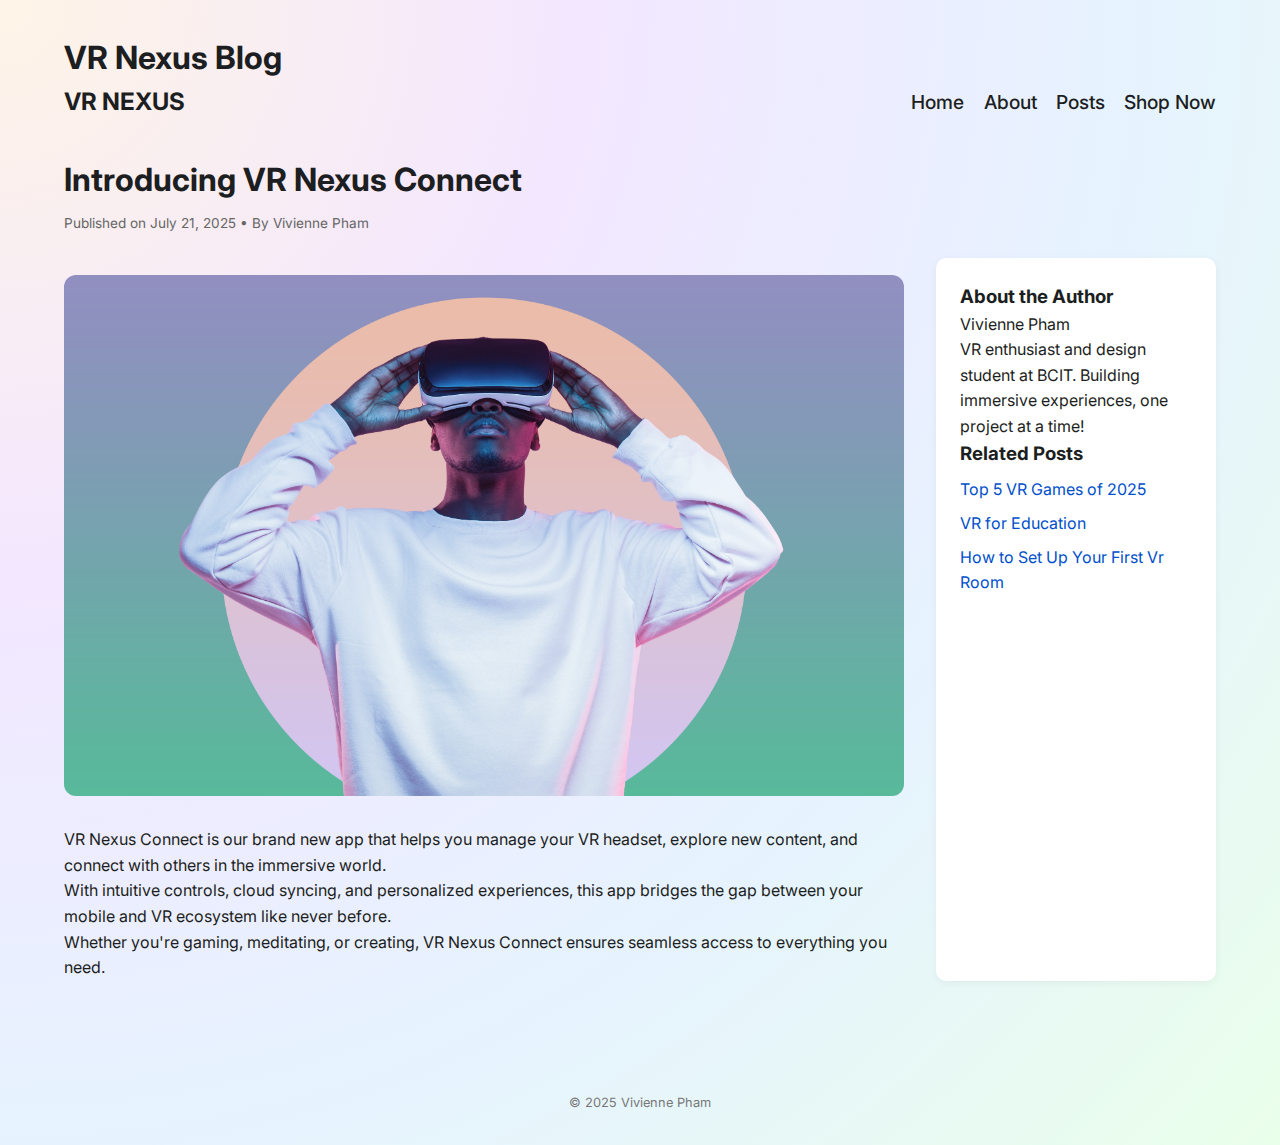
<file: blog-post.html>
<!DOCTYPE html>
<html lang="en">
<head>
    <meta charset="UTF-8">
    <meta name="viewport" content="width=device-width, initial-scale=1.0">
    <title>Blog - VR Nexus</title>
    <link rel="stylesheet" href="style.css">
    <link href="https://fonts.googleapis.com/css2?family=Inter:wght@400;600;700&display=swap" rel="stylesheet">
</head>
<body>
    <div class="blog-layout">
        <!-- Header -->
        <header class="blog-header">
            <h1>VR Nexus Blog</h1>
            <div class="nav-flex">
                <div class="logo">VR NEXUS</div>
                <nav>
                    <a href="index.html">Home</a>
                    <a href="#">About</a>
                    <a href="#posts">Posts</a>
                    <a href="#" class="btn">Shop Now</a>
                </nav>
            </div>
        </header>

        <!-- Main Content -->
         <main class="blog-main">
            <article>
                <h2>Introducing VR Nexus Connect</h2>
                <p class="meta">Published on July 21, 2025 • By Vivienne Pham</p>
                <img src="/images/manwearingheadset.jpeg" alt="A man wearing headset">
                <p>VR Nexus Connect is our brand new app that helps you manage your VR headset, explore new content, and connect with others in the immersive world.</p>
                <p>With intuitive controls, cloud syncing, and personalized experiences, this app bridges the gap between your mobile and VR ecosystem like never before.</p>
                <p>Whether you're gaming, meditating, or creating, VR Nexus Connect ensures seamless access to everything you need.</p>
            </article>
         </main>

         <!-- Sidebar -->
          <aside class="blog-sidebar">
            <h3>About the Author</h3>
            <p>Vivienne Pham<br> VR enthusiast and design student at BCIT. Building immersive experiences, one project at a time!</p>

            <h3>Related Posts</h3>
            <ul>
                <li><a href="#">Top 5 VR Games of 2025</a></li>
                <li><a href="#">VR for Education</a></li>
                <li><a href="#">How to Set Up Your First Vr Room</a></li>
            </ul>
          </aside>

          <!-- Footer -->
           <footer class="blog-footer">
            <p class="copyright">&copy; 2025 Vivienne Pham</p>
           </footer>
           
    </div>
    
</body>
</html>
</file>
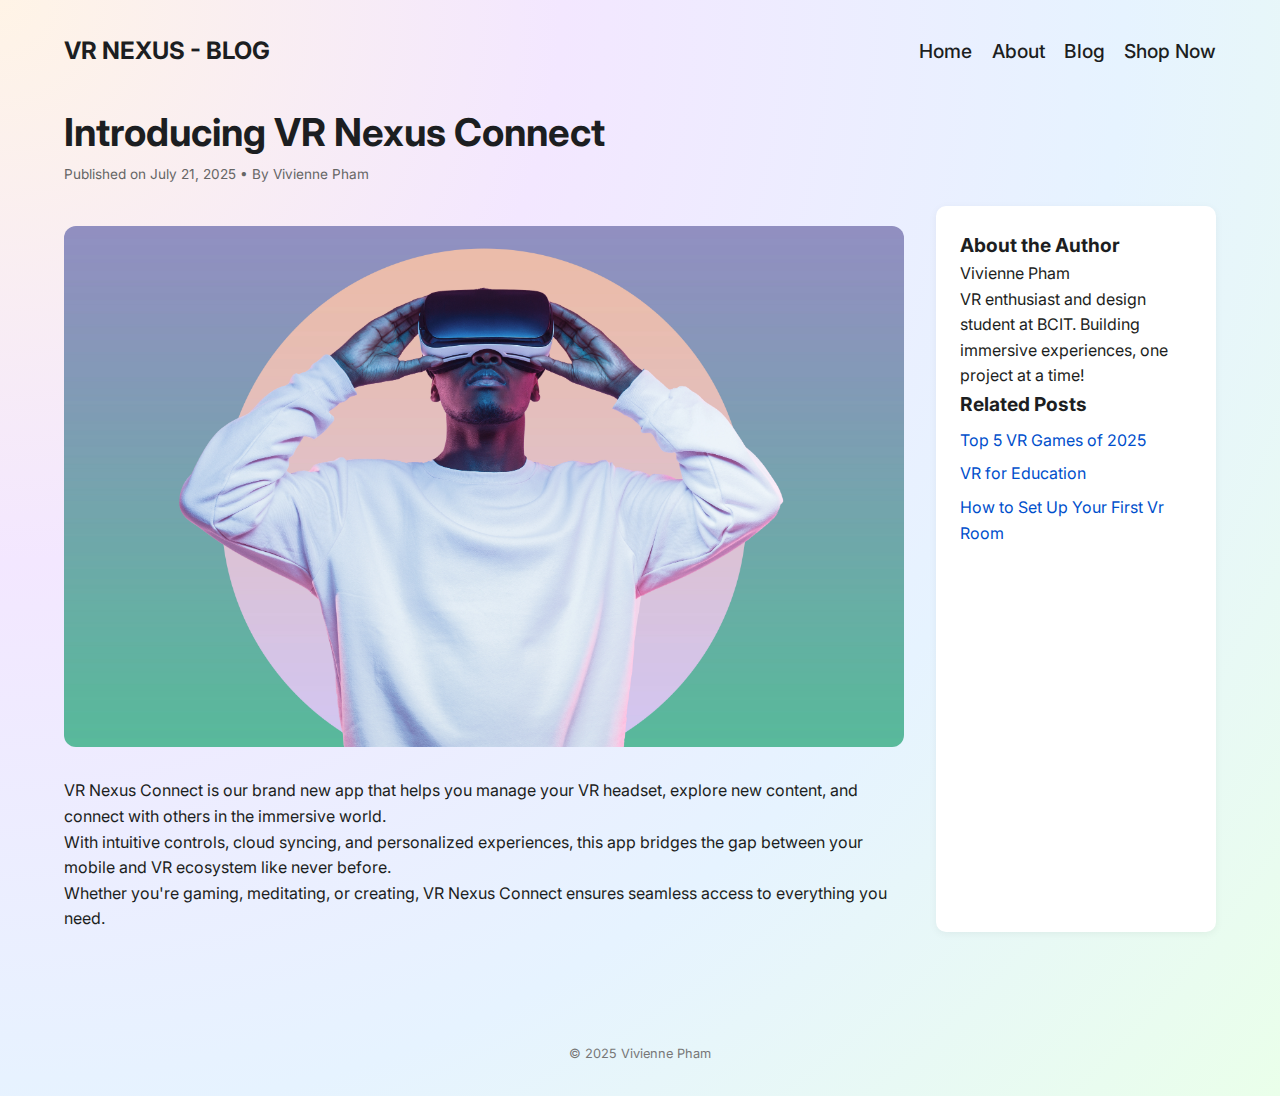
<file: blog.html>
<!DOCTYPE html>
<html lang="en">
<head>
    <meta charset="UTF-8">
    <meta name="viewport" content="width=device-width, initial-scale=1.0">
    <title>Blog - VR Nexus</title>
    <link rel="stylesheet" href="style.css">
    <link href="https://fonts.googleapis.com/css2?family=Inter:wght@400;600;700&display=swap" rel="stylesheet">
</head>
<body>
    <div class="blog-layout">
        <!-- Header -->
        <header class="blog-header">
            <div class="nav-flex">
                <div class="logo">VR NEXUS - BLOG</div>
                <nav>
                    <a href="index.html">Home</a>
                    <a href="#">About</a>
                    <a href="#posts">Blog</a>
                    <a href="#" class="btn">Shop Now</a>
                </nav>
            </div>
        </header>

        <!-- Main Content -->
         <main class="blog-main">
            <article>
                <h1>Introducing VR Nexus Connect</h1>
                <p class="meta">Published on July 21, 2025 • By Vivienne Pham</p>
                <img src="/images/manwearingheadset.jpeg" alt="A man wearing headset">
                <p>VR Nexus Connect is our brand new app that helps you manage your VR headset, explore new content, and connect with others in the immersive world.</p>
                <p>With intuitive controls, cloud syncing, and personalized experiences, this app bridges the gap between your mobile and VR ecosystem like never before.</p>
                <p>Whether you're gaming, meditating, or creating, VR Nexus Connect ensures seamless access to everything you need.</p>
            </article>
         </main>

         <!-- Sidebar -->
          <aside class="blog-sidebar">
            <h2>About the Author</h2>
            <p>Vivienne Pham<br> VR enthusiast and design student at BCIT. Building immersive experiences, one project at a time!</p>

            <h2>Related Posts</h2>
            <ul>
                <li><a href="#">Top 5 VR Games of 2025</a></li>
                <li><a href="#">VR for Education</a></li>
                <li><a href="#">How to Set Up Your First Vr Room</a></li>
            </ul>
          </aside>

          <!-- Footer -->
           <footer class="blog-footer">
            <p class="copyright">&copy; 2025 Vivienne Pham</p>
           </footer>
           
    </div>
    
</body>
</html>
</file>
<file: style.css>
/* ===== Base Reset & Font Setup ===== */
* {
    margin: 0;
    padding: 0;
    box-sizing: border-box;
    scroll-behavior: smooth; /* smooth scrolling */
}

body {
    font-family: 'Inter', sans-serif; /* Changing the font */
    background: #fff;
    color: #1c1e21;
    line-height: 1.6rem; /* Make sure the text always in the best height line */
    overflow-x: hidden; /* Help the content not changing too much when changing the width */
}


a {
    color: inherit;
    text-decoration: none;
}

/* ==== Header & Navigation ==== */
/* Header */
/* Sticky header with transparent background */
.site-header {
    position: fixed;
    top: 0;
    width: 100%;
    z-index: 999;
    padding: 1rem 2rem;
    background: transparent;
    color: white;
    transition: all 0.4s ease;
}

.site-header a,
.site-header .logo {
  transition: color 0.4s ease;
}

.logo {
    font-size: 1.5rem;
    font-weight: bold;
}


/* Navigation */
/* Flexbox for logo + nav links */
.nav-flex {
    display: flex;
    justify-content: space-between;
    align-items: center;
    flex-wrap: wrap;
    max-width: 1200px;
    margin: 0 auto;
}

nav {
    display: flex;
    gap: 1.2rem;
    font-size: 1.2rem;
    align-items: center;
}

nav a {
    font-weight: 500;
    transition: color 0.3s ease;
}

nav a:hover {
    color: #7b00ff;
}


/* ==== Hero Section ==== */
/* Fullscreen background hero section with VR image */
.hero {
    position: relative;
    height: 100vh;
    width:100%;
    overflow: hidden;
    display: flex;
    align-items: flex-end;
    justify-content: flex-start;
    padding: 0;
    margin: 0;
    z-index: 1;
    color:#fff;
    background: url('../images/Vrheadset.jpeg')center/cover no-repeat;
    background-position: top center;
}

.hero-flex {
    display: flex;
    align-items: flex-end;
    justify-content: center;
    text-align: center;
    width: 100%;
    height: 100%;
    position: relative;
    bottom: 4rem;
}

  /* Centered headline and subtext */
.hero-text {
    padding: 2rem;
    z-index: 2;
    position: relative;
    text-align: center;
}

.hero-text h1 {
    opacity: 0.9;
    font-size: 2rem; 
    margin-bottom: 1rem;
    line-height: 1.2;
}

.hero-text p {
    font-size: 1rem;
    line-height: 0.5;
    margin-top: 2rem;
}

/* Button Group */
/* Button group inside hero */
.hero-button {
    margin-top: 4rem;
    margin-bottom: 2rem;
}

.hero-button a {
    font-size: 1rem;
}

.btn.primary-btn:hover {
    background-color: #004fcc;
}

.btn.secondary-btn:hover {
    background-color:rgba(255, 255, 255, 0.608);
}

.btn.primary-btn, .btn.secondary-btn {
    background-color: rgba(255, 255, 255, 0.2);
    color: #fff;
    padding: 0.6rem 1.2rem;
    border-radius: 100px;
    font-weight: 500;
    border: 1px solid rgba(255, 255, 255, 0.3);
    transition: background 0.3s ease;
    top: 4rem;
}

/* ==== About Section ==== */

/* About */
/* Centered content with light background */
.about {
    background-color: #f6f7f8;
    padding: 3rem 2rem;
    text-align: center;
}

.about h2 {
    font-size: 2.4rem;
    color: #1c1e21;
    margin-bottom: 2rem;
    font-weight: 700;
}

.about p {
    font-size: 1.1rem;
    max-width: 700px;
    margin: 0 auto 3rem;
    color: #4a4a4a;
    line-height: 1.6;
}

.about-flex {
    display: flex;
    flex-direction: column;
    align-items: center;
    margin-bottom: 2rem;
}

/* Stats layout */
/* Stat cards under About section */
.stats {
    display: flex;
    justify-content: center;
    gap: 3rem;
    flex-wrap: wrap;
    font-weight: 600;
    font-size: 1.1rem;
    color: #1c1e21;
}

.stats div {
    background: #fff;
    color:#004fcc;
    padding: 2rem 3rem;
    border-radius: 16px;
    box-shadow: 0 2px 10px rgba(0,0,0,0.05);
    min-width: 150px;
}

.stats span {
    display: block;
    font-weight: 400;
    font-size: 0.9rem;
    color: #606770;
    margin-top: 0.3rem;
}

/* ==== Service Section ==== */
/* Grid layout for services */
.services {
    background-color: #ffffff;
    padding: 1rem 2rem;
    text-align: center;
    margin-top: 4rem;
    margin-bottom: 4rem;
}

.services h2 {
    font-size: 2.4rem;
    margin-bottom: 3rem;
    color: #1c1e21;
}

.service-grid {
    display: grid;
    grid-template-columns: repeat(4,1fr);
    gap: 2rem;
    max-width: 1000px;
    margin: 0 auto;
    animation: fadeInUp 1s ease-in-out;
}

@keyframes fadeInUp {
    0% {
        opacity: 0;
        transform: translateY(20px);
    }
    100% {
        opacity: 1;
        transform: translateY(0);
    }
}
/* Service Cards */
/* Individual service card with hover effects */
.card {
    background-color:#f6f7f8;
    padding: 2rem;
    border-radius: 20px;
    box-shadow: 0 2px 12px rgba (0,0,0,0.06);
    transition: transform 0.3s ease, box-shadow 0.3s ease;
    display: flex;
    flex-direction: column;
    align-items: center;
    text-align: center;
}

.card:hover {
    transform: translateY(-6px);
    box-shadow: 0 6px 18px rgba(0,0,0,0.1);
}

.card img {
    width: 60px;
    margin-bottom: 1.5rem;
    display: block;
    margin-left: auto;
    margin-right: auto;
}

.card h3 {
    font-size: 1.2rem;
    font-weight: 600;
    color: #1d1f21;
    margin-bottom: 0.8rem;
}

.card p {
    font-size: 1rem;
    color: #4a4a4a;
    line-height: 1.5;
}

/* === Blog Link Section ==== */

/* Blog Article Link */
/* Gradient background and link to blog post */
.blog-link {
    background: linear-gradient(to right, #ffffff, #f6f7f8);
    padding: 4rem 4rem;
    text-align: center;
    border-radius: 12px;
    margin-bottom: 0;
}

.blog-link h2 {
    font-size: 2.4rem;
    color: #1c1e21;
}

.blog-link p {
    font-size: 1.1rem;
    color: #4a4a4a;
    margin-top: 1rem;
}

.blog-link .btn {
    padding: 0.6rem 1.6rem;
    background-color: #004fcc;
    color:#fff;
    font-weight: 600;
    font-size: 0.8rem;
    border-radius: 100px;
    transition: background-color 0.3s ease;
}

.btn-wrapper {
    margin-top: 1.5rem;
    display: flex;
    justify-content: center;
}

.blog-link .btn:hover {
    background-color: #02317b;
}


/* ==== Blog Section ====*/
/* Container for blog cards */
.blog-section {
    background-color: #f6f7f8; /* Light gray */
    padding: 4rem 2rem;
    color: #1c1e21;
}

.blog-section h2 {
    font-size: 2.2rem;
    font-weight: 700;
    text-align: center;
    margin-bottom: 3rem;
    color: #1d1f21;
}

.post-tags {
    margin-bottom: 0.5rem;
}

.tag {
    display: inline-block;
    background-color: #e5e5f7;
    color: #555;
    font-size: 0,7rem;
    padding: 0.3rem 0.6rem;
    margin-right: 0.4rem;
    text-transform: uppercase;
}

.post-meta {
    font-size: 0.75rem;
    color: #888;
    margin-bottom: 0.7rem;
}
/* Blog Card */
.blog-card {
    background-color: white;
    border-radius: 10px;
    overflow: hidden;
    box-shadow: 0 2px 10px rgba(0,0,0,0.08);
    transition: transform 0.3s ease;
}

.blog-card:hover {
    transform: translateY(-4px);
}

.blog-card-content {
    padding: 2rem;
}

/* Blog Image */
.blog-card img {
    width: 100%;
    object-fit: cover;
    object-position: center;
    height: auto;
    display: block;
    border-bottom: 1px solid #eee;
}

/* Text Below Image */
.blog-card h3 {
    margin: 0 0 0.5rem;
    font-size: 1.2rem;
    font-weight: 600;
}

/* Grid Layout */
/* Responsive grid for blog post previews */
.blog-grid {
    display: grid;
    grid-template-columns: repeat(auto-fit, minmax(280px, 1fr));
    box-shadow: 0 2px 12px rgba (0,0,0,0.06);
    gap: 2rem;
    max-width: 1200px;
    margin: 0 auto;
    animation: fadeInUp 1s ease-in-out;
}

.read-more {
    font-weight: bold;
    color: #004fcc;
    border-bottom: 2px solid transparent;
    transition: all 0.3s ease;
}

.read-more:hover {
    text-decoration:underline ;
}
/* ==== Article Content ==== */
article img {
    width: 100%;
    margin: 1.5rem 0;
    border-radius: 12px;
}

article h2 {
    font-size: 2rem;
    margin-bottom: 0.5rem;
}

.meta {
    font-size: 0.85rem;
    color: #666;
    margin-bottom: 1rem;
}

/* ==== FAQs Section ==== */
.faqs {
    background: radial-gradient(circle at top left,#fff4e6, #f3e7ff, #e6f3ff, #eaffea);
    color:#1c1e21;
    text-align: center;
    padding: 5rem 2rem;
}

.faq-search {
    margin-bottom: 3rem;
}

.faq-search h2 {
    font-size: 2.4rem;
    font-weight: 600;
    text-align: center;
    margin-bottom: 0.5rem;
}

.faq-search p {
    font-size: 1.1rem;
    color: #555;
    margin-bottom: 1.5rem;
}

.faq-search input {
    padding: 1rem 1.5rem;
    width: 60%;
    max-width: 600px;
    border-radius: 10px;
    border: 1px solid #f0fafd;
    font-size: 1rem;
    background: #fff;
}

.faq-search button {
    padding: 1rem 2rem;
    background-color: #f0fafd;
    color: #606770;
    border-radius: 100px;
    border: none;
    cursor: pointer;
    transition: background 0.3s ease;
}

.faq-search button:hover {
    background-color: #dee2eb;
}

.faqs h3:hover {
    text-decoration: underline;
}

.fags h3 {
    font-size: 2rem;
    margin-bottom: 2rem;
    color:#1c1e21;
}

.faq-grid {
    display: grid;
    grid-template-columns: 1fr;
    gap: 2rem;
    max-width: 800px;
    margin: 0 auto;
}

.fag-item {
    padding: 2rem;
    border-radius: 16px;
    text-align: left;
}
.faq-item h3 {
  font-size: 1.2rem;
  font-weight: 600;
  margin-bottom: 0.5rem;
  color: #1c1e21;
}

.faq-item p {
  font-size: 1rem;
  color: #555;
  line-height: 1.6;
}


/* ==== Footer Styling ==== */
.site-footer {
  background-color: #f9f9f9;
  padding: 3rem 2rem;
  font-size: 0.9rem;
  color: #333;
  border-top: 1px solid #e0e0e0;
}

.footer-container {
  display: flex;
  justify-content: space-between;
  flex-wrap: wrap;
  max-width: 1200px;
  margin: 0 auto;
  gap: 2rem;
}

.footer-info h3 {
  font-size: 1.1rem;
  margin-bottom: 0.8rem;
  font-weight: 600;
}

.footer-info p {
  margin: 0.4rem 0;
  color: #666;
}

.footer-link {
  display: flex;
  flex-direction: column;
  justify-content: flex-start;
  gap: 0.4rem;
}

.footer-link a {
  color: #333;
  transition: color 0.3s ease;
}

.footer-link a:hover {
  color: #004fcc;
  text-decoration: underline;
}

.copyright {
  text-align: center;
  font-size: 0.8rem;
  margin-top: 2rem;
  color: #777;
  padding-top: 1rem;
}

/* ===== Blog - VR Nexus ===== */
/* Blog Grid Layout */
 /* Grid layout with header, main, sidebar, footer */
.blog-layout {
    line-height: 1.6;
    display: grid;
    grid-template-areas: 
    "header header"
    "main sidebar"
    "footer footer";
    grid-template-columns: 3fr 1fr;
    gap: 2rem;
    margin: 0 auto;
    padding: 2rem 4rem;
    background: radial-gradient(circle at top left,#fff4e6, #f3e7ff, #e6f3ff, #eaffea);
    animation: fadeInUp 0.8s ease forwards;
}

@keyframes fadeInMain {
  from { opacity: 0; transform: translateY(20px); }
  to { opacity: 1; transform: translateY(0); }
}

.blog-header {
    grid-area: header;
}

.blog-footer {
    grid-area: footer;
    text-align: center;
    font-size: 0.9rem;
    margin-top: 2rem;
    color: #666;
}

.blog-main h1 {
    font-size: 2.4rem;
}


/* Blog - Sidebar */
/* Sidebar with author info or links */
.blog-sidebar {
    grid-area: sidebar;
    background: #fff;
    padding: 1.5rem;
    border-radius: 10px;
    box-shadow: 0 2px 8px rgba(0,0,0,0.05);
    margin-top: 6.5rem;
}
.blog-sidebar h2 {
    font-size: 1.2rem;
    margin-top: 0;
}

.blog-sidebar ul {
    list-style: none;
}

.blog-sidebar ul li {
    margin: 0.5rem 0;
}

.blog-sidebar a {
    color: #004fcc;
}

.blog-sidebar a:hover {
    text-decoration: underline;
}

/* ====== Responsive Adjustments (Mobile) ====== */
@media screen and (max-width:600px) {

    /* === Header === */
    .site-header {
        padding: 1rem;
        text-align: center;
    }
    .logo {
        font-size: 0.8rem;

    }

    /* == Navigation == */
    .nav-flex {
        flex-direction: column;
        align-items: center;
        gap:1.2rem;
        bottom: 0;
    }

    nav {
        font-size: 0.8rem;
        gap: 1rem;
        align-items: center;
    }

    /* === Hero Section === */
    .hero {
        height: auto;
        padding: 4rem 1rem;
        background-position: center center;
        text-align: center;
    }

    .hero-flex {
        flex-direction: column;
        justify-content: center;
        align-items: center;
        height: auto;
        bottom: 0;
    }

    .hero-text {
        padding: 1.5rem 1rem;
        margin-bottom: 0;
    }

    .hero-text h1 {
        font-size: 1.5rem;
        line-height: 1.5;
    }

    .hero-text p {
        font-size: 0.9rem;
        line-height: 1.4;
        margin-top: 1.5rem;
    }
    
    .hero-button {
        flex-direction: column;
        gap: 1rem;
        margin-top: 3rem;
        margin-bottom: 0;
        align-items: center;
        justify-content: center;
        display: flex;
    }

    .hero-button a {
        font-size: 0.8rem;
        padding: 0.8rem 1.2rem;
        width: 90%;
    }

    /* === About Section === */
    .about {
        padding: 2rem;
    }

    .about h2 {
        font-size: 1.5rem;
    }

    .about p {
        font-size: 0.9rem;
        margin-top: 0 auto 1rem;
        line-height: 1.3;
    }

    .about-flex {
        grid-template-columns: 1fr;
        margin-top: auto;
    }

    .stats div {
        padding: 3rem 2rem;
    }

    /* === Service Section === */
    .services {
        padding: 1rem 4rem;
        margin-top: 0;
    }

    .services h2 {
        font-size: 1.5rem;
        margin-top: 2rem;
    }

    .service-grid {
        grid-template-columns: 1fr;
        gap: 1rem;
        margin-bottom: 0;
    }

    /* === Blog Link Section === */
    .blog-link {
        padding: 2rem 2rem;
    }

    .blog-link h2 {
        font-size: 1.5rem;
    }

    .blog-link p {
        font-size: 0.9rem;
    }

    .blog-link .btn {
        padding: 0.4rem 0.8rem;
    }

    /* === Blog Section === */
    .blog-layout {
        grid-template-areas:
        "header"
        "main"
        "sidebar"
        "footer";
        grid-template-columns: 1fr;
    }

    .blog-section h2 {
        font-size: 1.5rem;
    }

    .blog-card h3 {
        font-size: 1rem;
    }

    /* === Faqs Section === */
    .faq-search h2 {
        font-size: 1.5rem;
    }

    .faq-search input {
        width: 100%;
        border-radius: 100px;
        margin-bottom: 1rem;
    }

    .faq-search button {
        width: 30%;
        padding: 0.8rem 1rem;
        font-size: 0.95rem;
        border-radius: 100px;
    }

    /* === Footer Section === */
    .site-footer {
        padding: 1.5rem 1rem;
    }

    .footer-container {
        justify-content:space-between;
    }

    .footer-info h3 {
        font-size: 0.8rem;
    }

    .footer-info p {
        font-size: 0.7rem;
    }
    .footer-link {
        display: flex;
        font-size: 0.7rem;
        padding: 0.5rem;
    }

}
</file>
